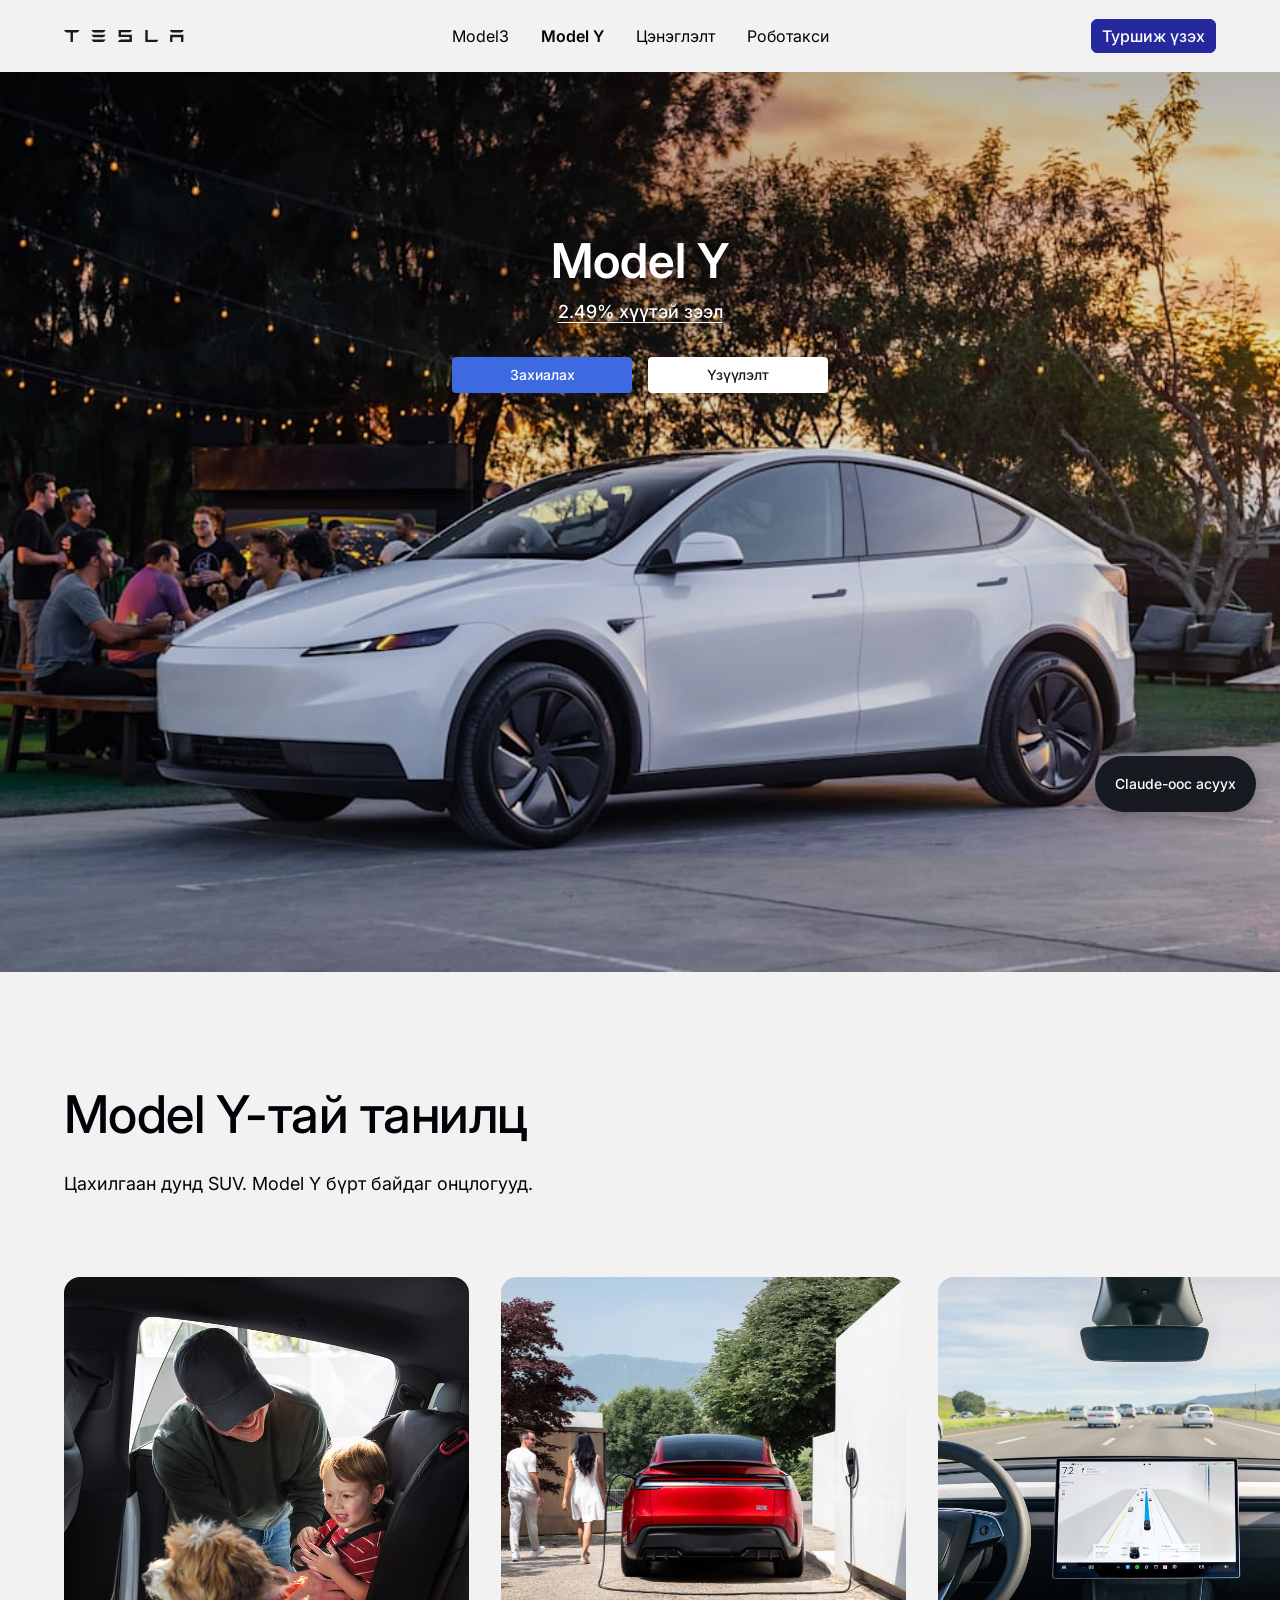
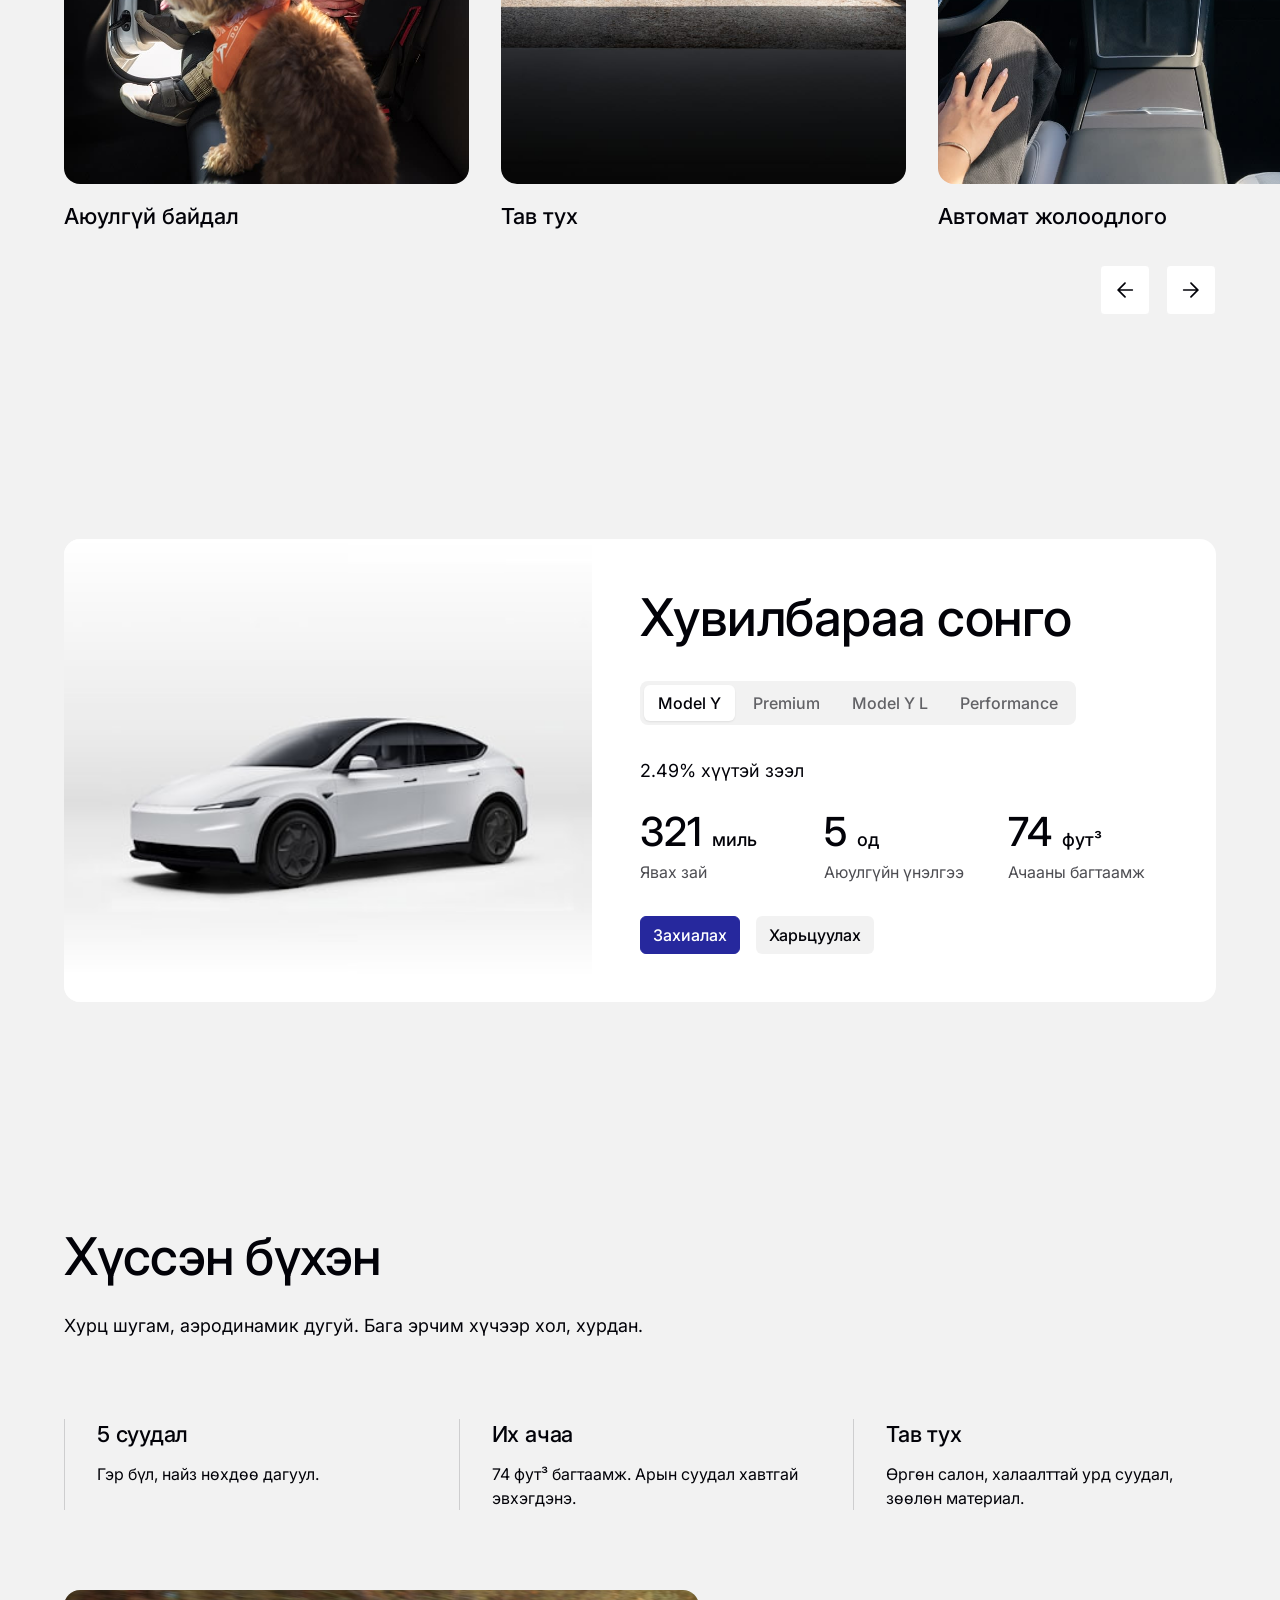
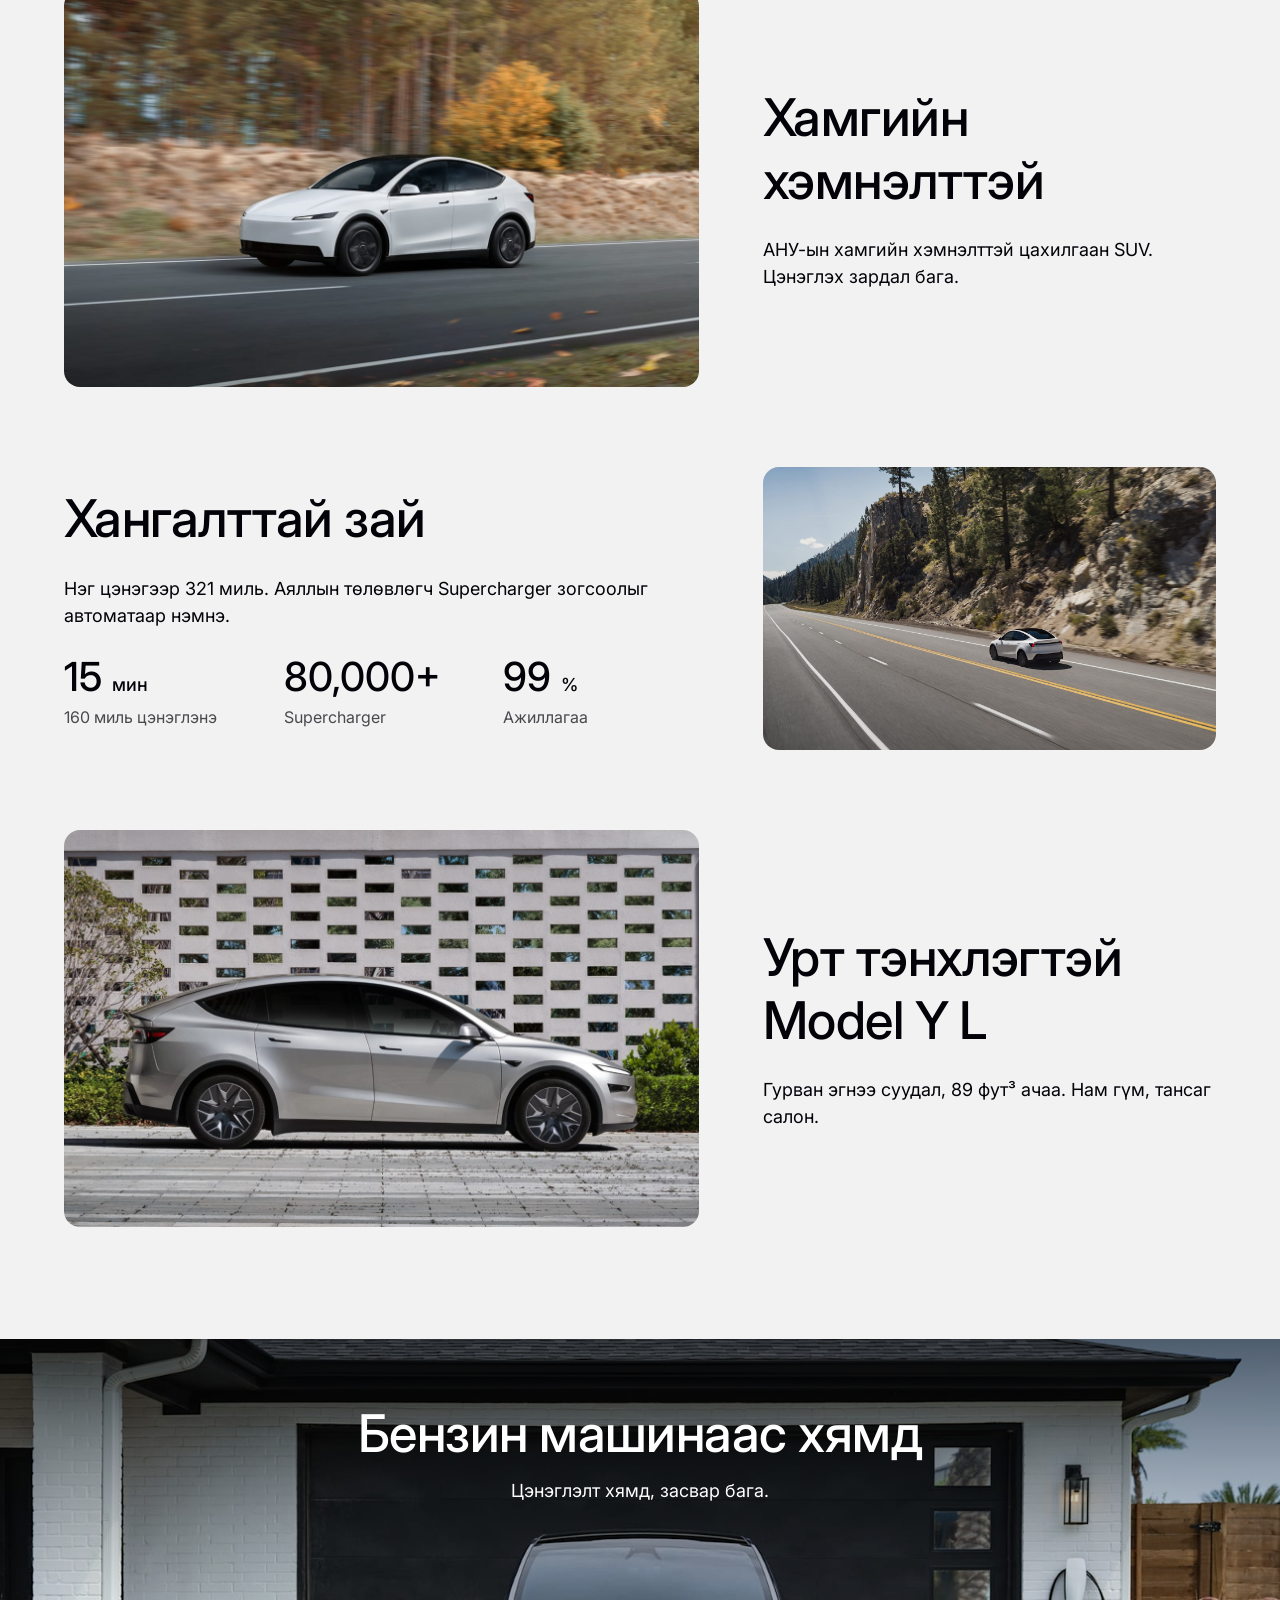
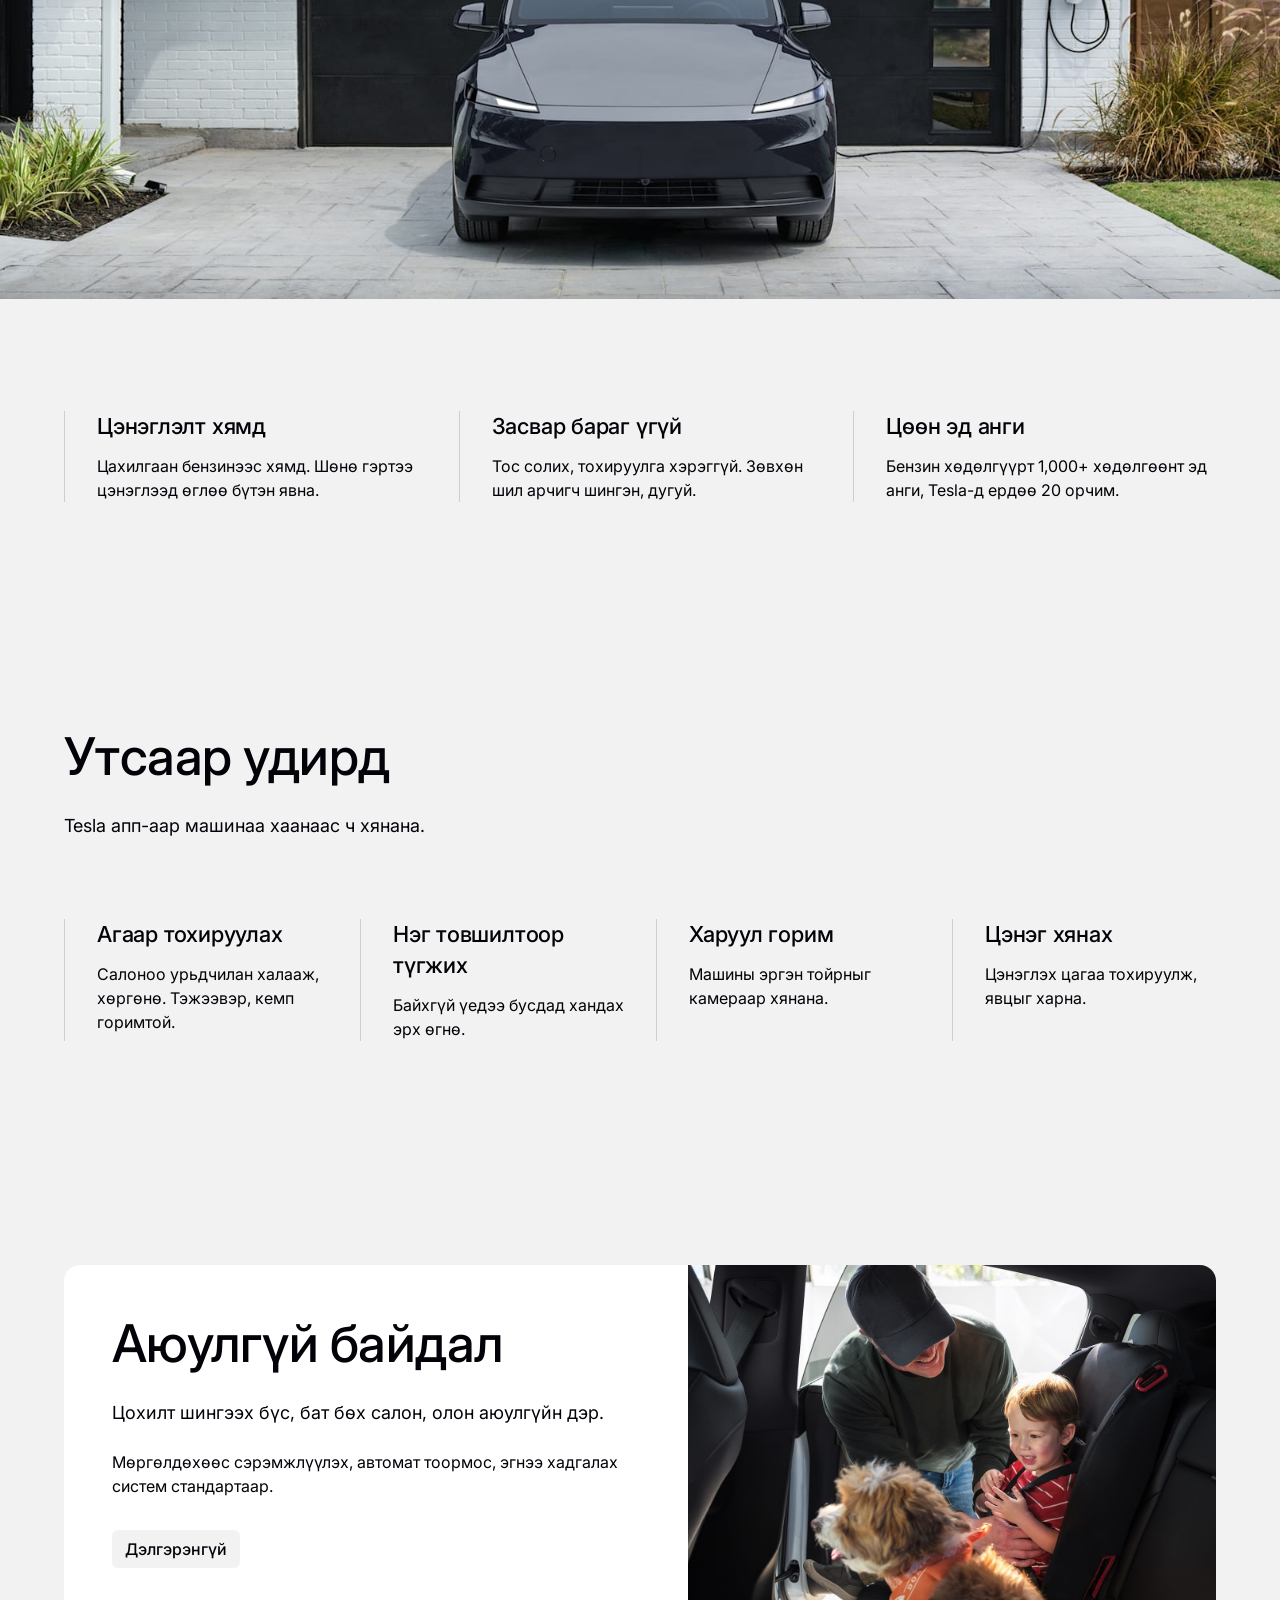
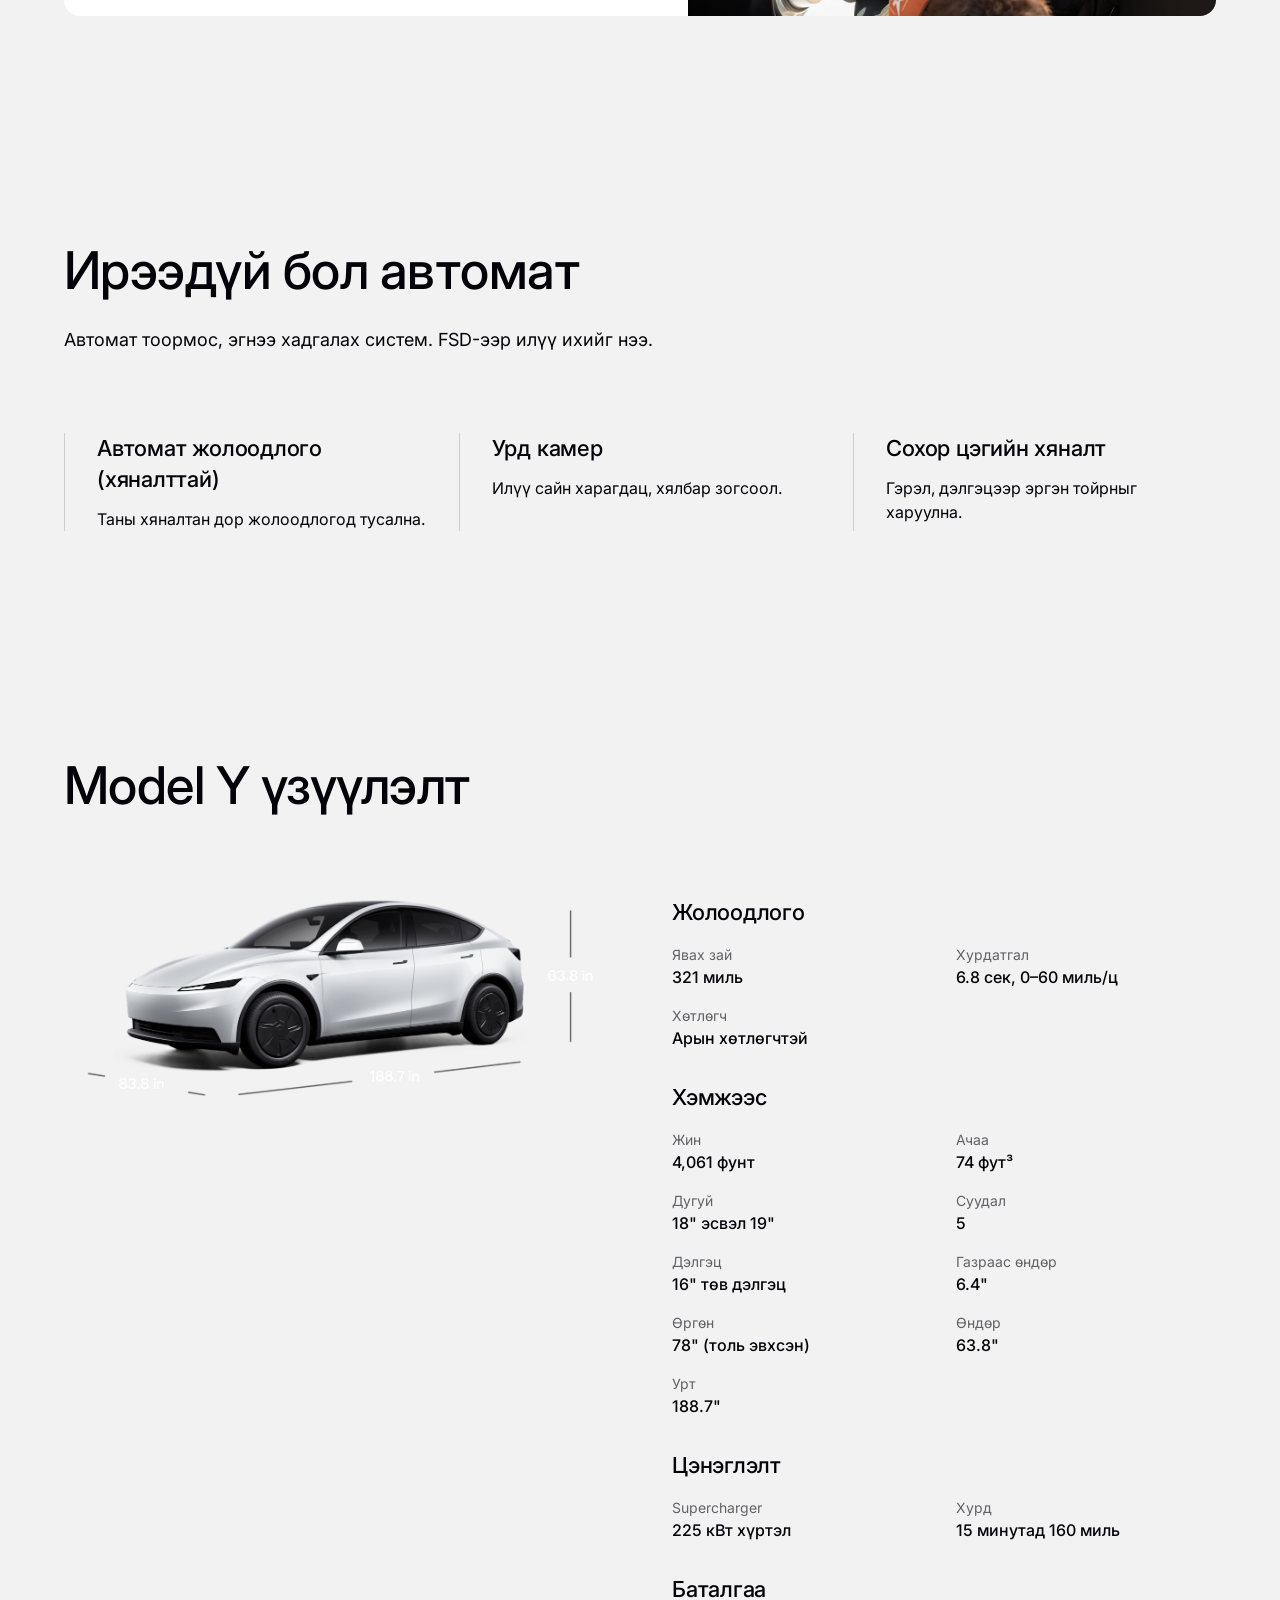
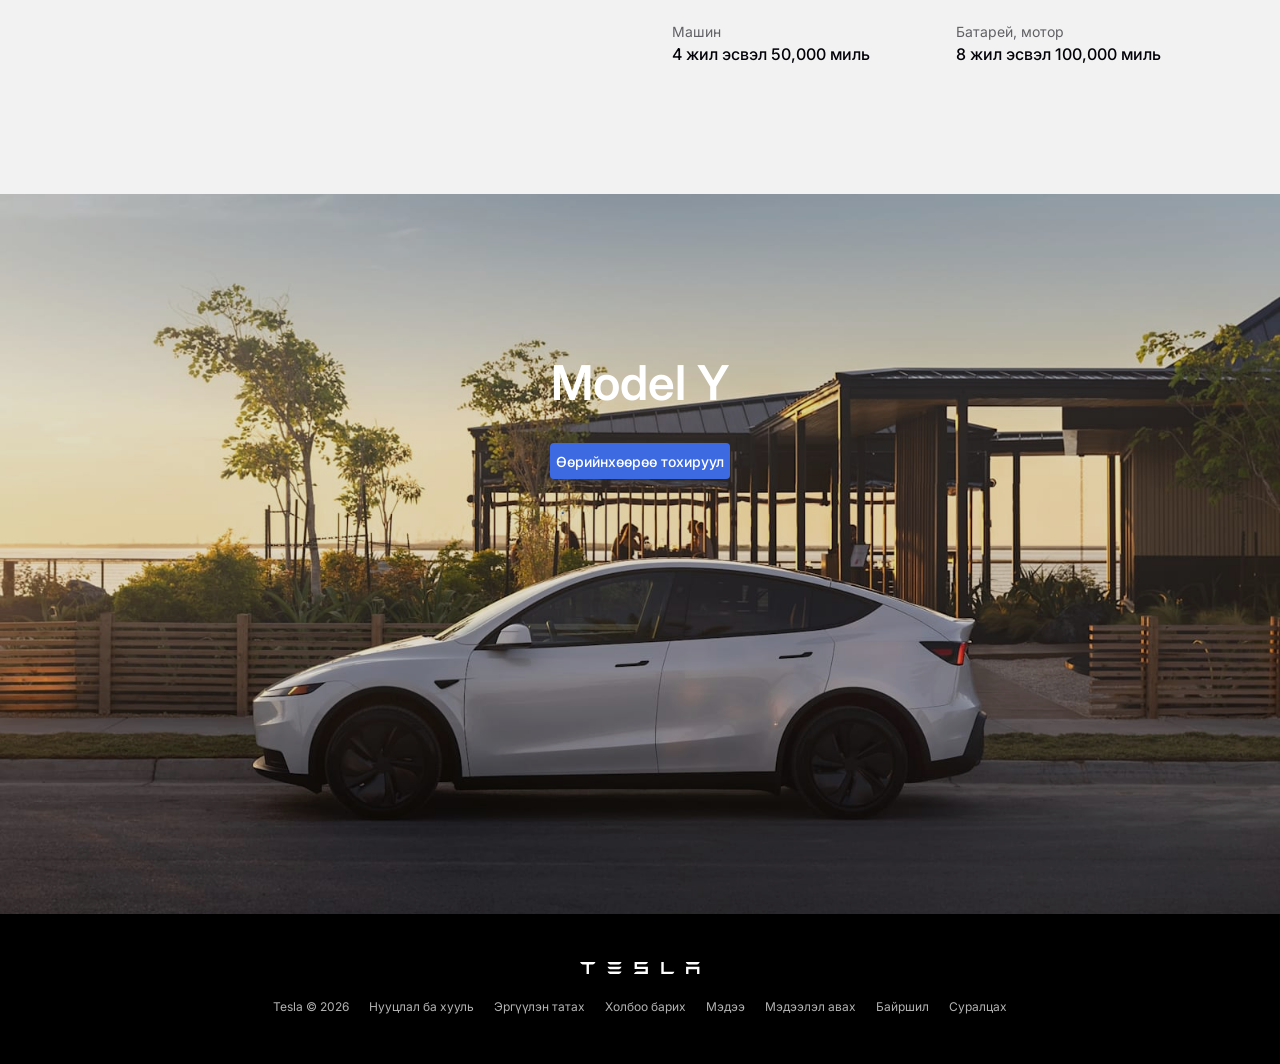
<file: modely.html>
<!doctype html>
<html lang="mn">
<head>
  <meta charset="utf-8" />
  <meta name="viewport" content="width=device-width, initial-scale=1" />
  <title>Model Y — Tesla</title>
  <link rel="preconnect" href="https://fonts.googleapis.com" />
  <link rel="preconnect" href="https://fonts.gstatic.com" crossorigin />
  <link href="https://fonts.googleapis.com/css2?family=Inter:wght@400;500;600&family=Roboto:wght@400;700&display=swap" rel="stylesheet" />
  <link rel="stylesheet" href="styles.css" />
  <link rel="stylesheet" href="claude-chat.css" />
  <!-- model3.css holds the shared vehicle-page styles (m3-* classes) -->
  <link rel="stylesheet" href="model3.css" />
</head>
<body>

  <!-- Navbar -->
  <header class="navbar">
    <div class="navbar__container">
      <div class="navbar__brand">
        <a href="index.html" class="logo" aria-label="Нүүр хуудас"><img src="assets/tesla-wordmark.svg" width="120" height="12" alt="Tesla" /></a>
      </div>
      <nav class="navbar__links" id="nav-links">
        <a href="model3.html" class="nav-link">Model3</a>
        <a href="modely.html" class="nav-link is-active" aria-current="page">Model Y</a>
        <a href="#" class="nav-link">Цэнэглэлт</a>
        <a href="#" class="nav-link">Роботакси</a>
      </nav>
      <div class="navbar__actions">
        <a href="#" class="btn btn--primary btn--sm">Туршиж үзэх</a>
        <button type="button" class="navbar__toggle" aria-label="Цэс" aria-expanded="false" aria-controls="nav-links">
          <span></span><span></span><span></span>
        </button>
      </div>
    </div>
  </header>

  <main>
    <!-- Hero -->
    <section class="hero">
      <img class="hero__bg" src="assets/modely/hero.jpg" alt="" />
      <div class="hero__content">
        <div class="hero__text">
          <h1 class="hero__title">Model Y</h1>
          <a href="#" class="hero__subtitle">2.49% хүүтэй зээл</a>
        </div>
        <div class="hero__actions">
          <a href="#" class="hero__btn hero__btn--blue">Захиалах</a>
          <a href="#specs" class="hero__btn hero__btn--white">Үзүүлэлт</a>
        </div>
      </div>
    </section>

    <!-- Meet Model Y -->
    <section class="section">
      <div class="container stack-80">
        <div class="section-title section-title--narrow">
          <h2 class="h2">Model Y-тай танилц</h2>
          <p class="text-medium">Цахилгаан дунд SUV. Model Y бүрт байдаг онцлогууд.</p>
        </div>
        <div class="slider" data-slider>
          <div class="slider__track" data-track>
            <figure class="m3-card"><img src="assets/modely/meet-safety.jpg" alt="" /><figcaption>Аюулгүй байдал</figcaption></figure>
            <figure class="m3-card"><img src="assets/modely/meet-convenience.jpg" alt="" /><figcaption>Тав тух</figcaption></figure>
            <figure class="m3-card"><img src="assets/modely/meet-fsd.jpg" alt="" /><figcaption>Автомат жолоодлого</figcaption></figure>
            <figure class="m3-card"><img src="assets/modely/meet-warranty.jpg" alt="" /><figcaption>Баталгаа</figcaption></figure>
            <figure class="m3-card"><img src="assets/modely/meet-utility.jpg" alt="" /><figcaption>Багтаамж</figcaption></figure>
            <figure class="m3-card"><img src="assets/modely/meet-entertainment.jpg" alt="" /><figcaption>Энтертайнмент</figcaption></figure>
          </div>
          <div class="slider__controls">
            <span></span>
            <div class="slider__buttons">
              <button type="button" class="slider__arrow" data-prev aria-label="Өмнөх"><img src="assets/arrow-back.svg" width="24" height="24" alt="" /></button>
              <button type="button" class="slider__arrow" data-next aria-label="Дараах"><img src="assets/arrow-forward.svg" width="24" height="24" alt="" /></button>
            </div>
          </div>
        </div>
      </div>
    </section>

    <!-- Explore trims (tabs) -->
    <section class="section">
      <div class="container">
        <div class="card m3-explore" data-tabs>
          <div class="m3-explore__media">
            <img data-panel="standard" src="assets/modely/toggle-standard.jpg" alt="Model Y" />
            <img data-panel="premium" src="assets/modely/toggle-premium.jpg" alt="Model Y Premium" hidden />
            <img data-panel="long" src="assets/modely/toggle-l.jpg" alt="Model Y L" hidden />
            <img data-panel="performance" src="assets/modely/toggle-performance.jpg" alt="Model Y Performance" hidden />
          </div>
          <div class="card__body">
            <h2 class="h2">Хувилбараа сонго</h2>
            <div class="m3-tabs" role="tablist">
              <button type="button" role="tab" class="m3-tab is-active" data-tab="standard" aria-selected="true">Model Y</button>
              <button type="button" role="tab" class="m3-tab" data-tab="premium" aria-selected="false">Premium</button>
              <button type="button" role="tab" class="m3-tab" data-tab="long" aria-selected="false">Model Y L</button>
              <button type="button" role="tab" class="m3-tab" data-tab="performance" aria-selected="false">Performance</button>
            </div>

            <div data-panel="standard">
              <p class="m3-price">2.49% хүүтэй зээл</p>
              <dl class="m3-stats">
                <div><dt>321 <small>миль</small></dt><dd>Явах зай</dd></div>
                <div><dt>5 <small>од</small></dt><dd>Аюулгүйн үнэлгээ</dd></div>
                <div><dt>74 <small>фут³</small></dt><dd>Ачааны багтаамж</dd></div>
              </dl>
            </div>
            <div data-panel="premium" hidden>
              <p class="m3-price">2.49% хүүтэй зээл</p>
              <dl class="m3-stats">
                <div><dt>327 <small>миль</small></dt><dd>Явах зай</dd></div>
                <div><dt>4.3 <small>сек</small></dt><dd>0–60 миль/ц</dd></div>
                <div><dt>169 <small>миль</small></dt><dd>15 минутад цэнэглэнэ</dd></div>
              </dl>
            </div>
            <div data-panel="long" hidden>
              <p class="m3-price">Урт тэнхлэг · $61,990-өөс</p>
              <dl class="m3-stats">
                <div><dt>332 <small>миль</small></dt><dd>Явах зай</dd></div>
                <div><dt>6</dt><dd>Суудал</dd></div>
                <div><dt>172 <small>миль</small></dt><dd>15 минутад цэнэглэнэ</dd></div>
              </dl>
            </div>
            <div data-panel="performance" hidden>
              <p class="m3-price">3.99% хүүтэй зээл</p>
              <dl class="m3-stats">
                <div><dt>306 <small>миль</small></dt><dd>Явах зай</dd></div>
                <div><dt>3.3 <small>сек</small></dt><dd>0–60 миль/ц</dd></div>
                <div><dt>155 <small>миль/ц</small></dt><dd>Дээд хурд</dd></div>
              </dl>
            </div>

            <div class="actions">
              <a href="#" class="btn btn--primary">Захиалах</a>
              <a href="#" class="btn btn--secondary">Харьцуулах</a>
            </div>
          </div>
        </div>
      </div>
    </section>

    <!-- Everything you want -->
    <section class="section">
      <div class="container stack-80">
        <div class="section-title section-title--narrow">
          <h2 class="h2">Хүссэн бүхэн</h2>
          <p class="text-medium">Хурц шугам, аэродинамик дугуй. Бага эрчим хүчээр хол, хурдан.</p>
        </div>
        <div class="m3-grid-3">
          <div class="stat"><p class="h6">5 суудал</p><p>Гэр бүл, найз нөхдөө дагуул.</p></div>
          <div class="stat"><p class="h6">Их ачаа</p><p>74 фут³ багтаамж. Арын суудал хавтгай эвхэгдэнэ.</p></div>
          <div class="stat"><p class="h6">Тав тух</p><p>Өргөн салон, халаалттай урд суудал, зөөлөн материал.</p></div>
        </div>

        <div class="m3-split">
          <img src="assets/modely/efficiency.jpg" alt="Намрын зам дээрх цагаан Model Y" />
          <div class="section-title">
            <h3 class="h2">Хамгийн хэмнэлттэй</h3>
            <p class="text-medium">АНУ-ын хамгийн хэмнэлттэй цахилгаан SUV. Цэнэглэх зардал бага.</p>
          </div>
        </div>
        <div class="m3-split m3-split--reverse">
          <img src="assets/modely/range.jpg" alt="Model Y аялалд" />
          <div class="section-title">
            <h3 class="h2">Хангалттай зай</h3>
            <p class="text-medium">Нэг цэнэгээр 321 миль. Аяллын төлөвлөгч Supercharger зогсоолыг автоматаар нэмнэ.</p>
            <dl class="m3-stats">
              <div><dt>15 <small>мин</small></dt><dd>160 миль цэнэглэнэ</dd></div>
              <div><dt>80,000+</dt><dd>Supercharger</dd></div>
              <div><dt>99 <small>%</small></dt><dd>Ажиллагаа</dd></div>
            </dl>
          </div>
        </div>
        <div class="m3-split">
          <img src="assets/modely/model-y-l.jpg" alt="Model Y L хажуугаас" />
          <div class="section-title">
            <h3 class="h2">Урт тэнхлэгтэй Model Y L</h3>
            <p class="text-medium">Гурван эгнээ суудал, 89 фут³ ачаа. Нам гүм, тансаг салон.</p>
          </div>
        </div>
      </div>
    </section>

    <!-- More affordable than gas -->
    <section class="m3-banner">
      <img src="assets/modely/affordable.jpg" alt="" />
      <div class="m3-banner__text">
        <h2 class="h2">Бензин машинаас хямд</h2>
        <p class="text-medium">Цэнэглэлт хямд, засвар бага.</p>
      </div>
    </section>

    <section class="section">
      <div class="container m3-grid-3">
        <div class="stat"><p class="h6">Цэнэглэлт хямд</p><p>Цахилгаан бензинээс хямд. Шөнө гэртээ цэнэглээд өглөө бүтэн явна.</p></div>
        <div class="stat"><p class="h6">Засвар бараг үгүй</p><p>Тос солих, тохируулга хэрэггүй. Зөвхөн шил арчигч шингэн, дугуй.</p></div>
        <div class="stat"><p class="h6">Цөөн эд анги</p><p>Бензин хөдөлгүүрт 1,000+ хөдөлгөөнт эд анги, Tesla-д ердөө 20 орчим.</p></div>
      </div>
    </section>

    <!-- Always connected -->
    <section class="section">
      <div class="container stack-80">
        <div class="section-title section-title--narrow">
          <h2 class="h2">Утсаар удирд</h2>
          <p class="text-medium">Tesla апп-аар машинаа хаанаас ч хянана.</p>
        </div>
        <div class="m3-grid-4">
          <div class="stat"><p class="h6">Агаар тохируулах</p><p>Салоноо урьдчилан халааж, хөргөнө. Тэжээвэр, кемп горимтой.</p></div>
          <div class="stat"><p class="h6">Нэг товшилтоор түгжих</p><p>Байхгүй үедээ бусдад хандах эрх өгнө.</p></div>
          <div class="stat"><p class="h6">Харуул горим</p><p>Машины эргэн тойрныг камераар хянана.</p></div>
          <div class="stat"><p class="h6">Цэнэг хянах</p><p>Цэнэглэх цагаа тохируулж, явцыг харна.</p></div>
        </div>
      </div>
    </section>

    <!-- Safety -->
    <section class="section">
      <div class="container">
        <div class="card card--cta">
          <div class="card__body">
            <div class="section-title">
              <h2 class="h2">Аюулгүй байдал</h2>
              <p class="text-medium">Цохилт шингээх бүс, бат бөх салон, олон аюулгүйн дэр.</p>
              <p>Мөргөлдөхөөс сэрэмжлүүлэх, автомат тоормос, эгнээ хадгалах систем стандартаар.</p>
            </div>
            <div class="actions">
              <a href="#" class="btn btn--secondary">Дэлгэрэнгүй</a>
            </div>
          </div>
          <div class="card__media"><img src="assets/modely/safety.jpg" alt="Model Y аюулгүй байдал" /></div>
        </div>
      </div>
    </section>

    <!-- Autonomy -->
    <section class="section">
      <div class="container stack-80">
        <div class="section-title section-title--narrow">
          <h2 class="h2">Ирээдүй бол автомат</h2>
          <p class="text-medium">Автомат тоормос, эгнээ хадгалах систем. FSD-ээр илүү ихийг нээ.</p>
        </div>
        <div class="m3-grid-3">
          <div class="stat"><p class="h6">Автомат жолоодлого (хяналттай)</p><p>Таны хяналтан дор жолоодлогод тусална.</p></div>
          <div class="stat"><p class="h6">Урд камер</p><p>Илүү сайн харагдац, хялбар зогсоол.</p></div>
          <div class="stat"><p class="h6">Сохор цэгийн хяналт</p><p>Гэрэл, дэлгэцээр эргэн тойрныг харуулна.</p></div>
        </div>
      </div>
    </section>

    <!-- Specs -->
    <section class="section" id="specs">
      <div class="container stack-80">
        <h2 class="h2">Model Y үзүүлэлт</h2>
        <div class="m3-specs">
          <img src="assets/modely/specs.png" alt="Model Y хэмжээс" />
          <div class="m3-specs__table">
            <h3 class="h6">Жолоодлого</h3>
            <dl>
              <div><dt>Явах зай</dt><dd>321 миль</dd></div>
              <div><dt>Хурдатгал</dt><dd>6.8 сек, 0–60 миль/ц</dd></div>
              <div><dt>Хөтлөгч</dt><dd>Арын хөтлөгчтэй</dd></div>
            </dl>
            <h3 class="h6">Хэмжээс</h3>
            <dl>
              <div><dt>Жин</dt><dd>4,061 фунт</dd></div>
              <div><dt>Ачаа</dt><dd>74 фут³</dd></div>
              <div><dt>Дугуй</dt><dd>18" эсвэл 19"</dd></div>
              <div><dt>Суудал</dt><dd>5</dd></div>
              <div><dt>Дэлгэц</dt><dd>16" төв дэлгэц</dd></div>
              <div><dt>Газраас өндөр</dt><dd>6.4"</dd></div>
              <div><dt>Өргөн</dt><dd>78" (толь эвхсэн)</dd></div>
              <div><dt>Өндөр</dt><dd>63.8"</dd></div>
              <div><dt>Урт</dt><dd>188.7"</dd></div>
            </dl>
            <h3 class="h6">Цэнэглэлт</h3>
            <dl>
              <div><dt>Supercharger</dt><dd>225 кВт хүртэл</dd></div>
              <div><dt>Хурд</dt><dd>15 минутад 160 миль</dd></div>
            </dl>
            <h3 class="h6">Баталгаа</h3>
            <dl>
              <div><dt>Машин</dt><dd>4 жил эсвэл 50,000 миль</dd></div>
              <div><dt>Батарей, мотор</dt><dd>8 жил эсвэл 100,000 миль</dd></div>
            </dl>
          </div>
        </div>
      </div>
    </section>

    <!-- End CTA -->
    <section class="hero hero--end">
      <img class="hero__bg" src="assets/modely/end.jpg" alt="" />
      <div class="hero__content">
        <div class="hero__text">
          <h2 class="hero__title">Model Y</h2>
        </div>
        <div class="hero__actions">
          <a href="#" class="hero__btn hero__btn--blue">Өөрийнхөөрөө тохируул</a>
        </div>
      </div>
    </section>
  </main>

  <!-- Footer -->
  <footer class="footer">
    <a href="index.html" class="footer__logo" aria-label="Нүүр хуудас"><img src="assets/tesla-wordmark-white.svg" width="120" height="12" alt="Tesla" /></a>
    <nav aria-label="Footer цэс">
      <ul class="footer__links">
        <li><a href="#">Tesla © 2026</a></li>
        <li><a href="#">Нууцлал ба хууль</a></li>
        <li><a href="#">Эргүүлэн татах</a></li>
        <li class="hide-on-phone"><a href="#">Холбоо барих</a></li>
        <li><a href="#">Мэдээ</a></li>
        <li class="hide-on-phone"><a href="#">Мэдээлэл авах</a></li>
        <li class="hide-on-phone"><a href="#">Байршил</a></li>
        <li><a href="#">Суралцах</a></li>
      </ul>
    </nav>
  </footer>

  <script src="script.js"></script>
  <script src="claude-chat.js"></script>
</body>
</html>
</file>
<file: styles.css>
/* ---------- Design tokens (from Figma variables) ---------- */
:root {
  --color-background: #f2f2f2;
  --color-foreground: #ffffff;
  --color-text: #020208;
  --color-border: rgba(2, 2, 8, 0.15);
  --color-primary: #26289d; /* jacksons-purple */
  --color-white: #ffffff;
  --neutral-darkest-5: rgba(2, 2, 8, 0.05);
  --overlay: rgba(0, 0, 0, 0.4);

  --heading-1: 72px;
  --heading-2: 52px;
  --heading-6: 22px;
  --text-medium: 18px;
  --text-regular: 16px;
  --text-small: 14px;

  --padding-global: 64px;
  --padding-section-large: 112px;
  --padding-section-medium: 80px;
  --radius-large: 16px;
  --container: 1280px;

  --font-body: "Inter", system-ui, sans-serif;
  --font-alt: "Roboto", system-ui, sans-serif;
}

/* ---------- Base ---------- */
*, *::before, *::after { box-sizing: border-box; }
html, body { margin: 0; }
body {
  font-family: var(--font-body);
  font-size: var(--text-regular);
  line-height: 1.5;
  color: var(--color-text);
  background: var(--color-background);
  -webkit-font-smoothing: antialiased;
}
h1, h2, h3, p { margin: 0; }
img { display: block; max-width: 100%; }
a { color: inherit; text-decoration: none; }
button { font: inherit; color: inherit; background: none; border: 0; padding: 0; cursor: pointer; }

/* ---------- Typography ---------- */
.h1 { font-size: var(--heading-1); font-weight: 500; line-height: 1.2; letter-spacing: -0.01em; }
.h2 { font-size: var(--heading-2); font-weight: 500; line-height: 1.2; letter-spacing: -0.01em; }
.h6 { font-size: var(--heading-6); font-weight: 500; line-height: 1.4; letter-spacing: -0.01em; }
.text-medium { font-size: var(--text-medium); }

/* ---------- Layout ---------- */
.section {
  padding: var(--padding-section-large) var(--padding-global);
  background: var(--color-background);
}
.container { width: 100%; max-width: var(--container); margin: 0 auto; }
.stack-32 { display: flex; flex-direction: column; gap: 32px; }
.stack-80 { display: flex; flex-direction: column; gap: 80px; }
.section-title { display: flex; flex-direction: column; gap: 24px; }
.section-title--narrow { max-width: 768px; }

/* ---------- Buttons ---------- */
.actions { display: flex; gap: 16px; align-items: center; flex-wrap: wrap; }
.actions--24 { gap: 24px; }
.btn {
  display: inline-flex; align-items: center; justify-content: center; gap: 8px;
  padding: 6px 12px;
  border: 1px solid transparent;
  border-radius: 6px;
  font-size: var(--text-regular); font-weight: 500; line-height: 1.5;
  white-space: nowrap;
  transition: background-color .2s, opacity .2s;
}
.btn--sm { padding: 4px 10px; }
.btn--primary { background: var(--color-primary); border-color: var(--color-primary); color: var(--color-white); }
.btn--primary:hover { opacity: .9; }
.btn--secondary { background: var(--neutral-darkest-5); color: var(--color-text); }
.btn--secondary:hover { background: rgba(2, 2, 8, 0.1); }
/* secondary button placed on dark images */
.btn--on-dark { background: rgba(255, 255, 255, 0.15); border-color: rgba(255, 255, 255, 0.3); color: var(--color-white); }
.btn--on-dark:hover { background: rgba(255, 255, 255, 0.25); }
.btn--link { padding: 0; border: 0; color: var(--color-text); }
.btn--link:hover { text-decoration: underline; }

/* ---------- Navbar ---------- */
.navbar {
  position: relative;
  height: 72px;
  display: flex; align-items: center;
  padding: 0 var(--padding-global);
  background: var(--color-background);
}
.navbar__container { width: 100%; display: flex; align-items: center; gap: 32px; }
.navbar__brand { flex: 1 0 0; display: flex; }
.logo { display: flex; align-items: center; justify-content: flex-start; width: 120px; height: 36px; }
.logo img { width: 120px; height: auto; }
.footer__top .logo { justify-content: center; }
.navbar__links { display: flex; align-items: center; gap: 32px; }
.nav-link { display: inline-flex; align-items: center; gap: 4px; font-size: var(--text-regular); line-height: 1.5; }
.nav-link:hover { opacity: .7; }
.navbar__actions { flex: 1 0 0; display: flex; justify-content: flex-end; align-items: center; gap: 16px; }
.navbar__toggle { display: none; width: 32px; height: 32px; flex-direction: column; justify-content: center; gap: 5px; }
.navbar__toggle span { display: block; height: 2px; width: 22px; margin: 0 auto; background: var(--color-text); }

/* ---------- Hero ---------- */
.hero {
  position: relative;
  height: 900px;
  display: flex; align-items: flex-start; justify-content: center;
  padding: 160px var(--padding-global) 0;
  overflow: hidden;
}
.hero__bg { position: absolute; inset: 0; width: 100%; height: 100%; object-fit: cover; }
/* light overlay only, so the white title stays bright (like tesla.com) */
.hero::after { content: ""; position: absolute; inset: 0; background: rgba(0, 0, 0, 0.12); }
.hero__content {
  position: relative; z-index: 1;
  width: 100%; max-width: 768px;
  display: flex; flex-direction: column; align-items: center; gap: 32px;
}
.hero__text { display: flex; flex-direction: column; align-items: center; gap: 8px; text-align: center; }
.hero__title { font-size: 48px; font-weight: 600; line-height: 1.2; color: #fff; }
.hero__subtitle {
  font-size: 18px; font-weight: 500; color: #fff;
  text-decoration: underline; text-underline-offset: 4px; text-decoration-thickness: 1px;
}
.hero__actions { display: flex; gap: 16px; }
.hero__btn {
  display: inline-flex; align-items: center; justify-content: center;
  width: 180px; height: 36px;
  border-radius: 4px;
  font-size: 14px; font-weight: 500;
  transition: background-color .2s;
}
.hero__btn--blue { background: #3e6ae1; color: #fff; }
.hero__btn--blue:hover { background: #3457b1; }
.hero__btn--white { background: #fff; color: #171a20; }
.hero__btn--white:hover { background: #e8e8e8; }

/* ---------- Cards ---------- */
.card {
  display: flex;
  background: var(--color-foreground);
  border-radius: var(--radius-large);
  overflow: hidden;
}
.card__body {
  flex: 1 0 0; min-width: 0;
  display: flex; flex-direction: column; justify-content: center; gap: 32px;
  padding: 48px;
}
.card--feature { height: 640px; }
.card--cta { align-items: center; }
.card--cta .card__media { flex: 1 0 0; align-self: stretch; position: relative; min-width: 0; }
.card--cta .card__media img { position: absolute; inset: 0; width: 100%; height: 100%; object-fit: cover; }

.fsd-stats { display: flex; gap: 24px; padding: 8px 0; }
.fsd-stat { flex: 1 0 0; min-width: 0; display: flex; flex-direction: column; gap: 8px; overflow-wrap: anywhere; }

.lightbox {
  position: relative;
  flex: 1 0 0; min-width: 0;
  border-radius: var(--radius-large);
  overflow: hidden;
}
.lightbox__bg { position: absolute; inset: 0; width: 100%; height: 100%; object-fit: cover; }
.lightbox::after { content: ""; position: absolute; inset: 0; background: var(--overlay); }
.lightbox__play {
  position: absolute; z-index: 1; left: 50%; top: 50%;
  transform: translate(-50%, -50%);
  transition: transform .2s;
}
.lightbox:hover .lightbox__play { transform: translate(-50%, -50%) scale(1.08); }

/* ---------- Slider ---------- */
.slider { display: flex; flex-direction: column; gap: 32px; }
.slider--gallery { gap: 48px; }
.slider__track {
  display: flex; gap: 32px;
  overflow-x: auto;
  scroll-snap-type: x mandatory;
  scroll-behavior: smooth;
  scrollbar-width: none;
  /* let cards run to the right edge of the viewport like in the design */
  margin-right: calc(-1 * var(--padding-global));
}
.slider__track::-webkit-scrollbar { display: none; }
.slider__track > * { scroll-snap-align: start; flex-shrink: 0; }
.slider__controls { display: flex; align-items: center; justify-content: space-between; }
.slider__buttons { display: flex; gap: 16px; }
.slider__arrow {
  display: flex; align-items: center; justify-content: center;
  padding: 12px;
  background: var(--color-foreground);
  border: 1px solid var(--color-background);
  border-radius: 4px;
}
.slider__arrow:hover { background: #e8e8e8; }

/* Vehicle cards */
.vehicle {
  position: relative;
  width: 405px; height: 560px;
  display: flex; flex-direction: column; justify-content: flex-end;
  padding: 32px;
  border-radius: var(--radius-large);
  overflow: hidden;
  color: var(--color-white);
}
.vehicle__bg { position: absolute; inset: 0; width: 100%; height: 100%; object-fit: cover; }
.vehicle::before { content: ""; position: absolute; inset: 0; background: var(--overlay); }
.vehicle__content { position: relative; display: flex; flex-direction: column; gap: 24px; }
.vehicle__desc { font-family: var(--font-alt); font-size: 18px; }
.vehicle__name { font-weight: 600; }

/* Gallery */
.gallery { margin-right: 0; }
.gallery__item {
  width: 100%; aspect-ratio: 1280 / 720;
  object-fit: cover;
  border-radius: var(--radius-large);
}

/* ---------- Find Your Charge (map header) ---------- */
.charge-header { background: var(--color-background); }
.charge-header__map { width: 100%; aspect-ratio: 1440 / 810; object-fit: cover; }

/* ---------- Stats ---------- */
.stats { display: flex; align-items: center; gap: 80px; }
.stats__intro { width: 616px; flex-shrink: 0; display: flex; flex-direction: column; gap: 32px; }
.stats__list { flex: 1 0 0; min-width: 0; display: flex; flex-direction: column; gap: 48px; }
.stat {
  display: flex; flex-direction: column; gap: 8px;
  padding-left: 32px;
  border-left: 1px solid var(--color-border);
}
.stat__value { font-family: var(--font-alt); font-size: 80px; font-weight: 700; line-height: 1.3; }

/* ---------- Footer ---------- */
/* Same layout as tesla.com: dark bar, centered row of small links */
.footer {
  display: flex; flex-direction: column; align-items: center; gap: 24px;
  padding: 48px var(--padding-global);
  background: #000;
}
.footer__logo img { width: 120px; height: auto; }
.footer__links {
  list-style: none; margin: 0; padding: 0;
  display: flex; flex-wrap: wrap; justify-content: center; gap: 8px 20px;
  font-size: 12px; line-height: 1.5;
}
.footer__links a { color: rgba(255, 255, 255, 0.7); transition: color .2s; }
.footer__links a:hover { color: #fff; }

/* ---------- Responsive ---------- */
@media (max-width: 991px) {
  :root {
    --heading-1: 56px;
    --heading-2: 44px;
    --padding-global: 32px;
    --padding-section-large: 80px;
  }
  .card--feature { height: auto; flex-direction: column; }
  .card--feature .lightbox { flex: none; aspect-ratio: 16 / 10; }
  .stats { flex-direction: column; align-items: stretch; gap: 48px; }
  .stats__intro { width: 100%; }
  .stat__value { font-size: 64px; }
}

@media (max-width: 767px) {
  :root {
    --heading-1: 40px;
    --heading-2: 36px;
    --heading-6: 20px;
    --padding-global: 20px;
    --padding-section-large: 64px;
    --padding-section-medium: 48px;
  }
  .navbar__toggle { display: flex; }
  .navbar__links {
    display: none;
    position: absolute; z-index: 10; top: 72px; left: 0; right: 0;
    flex-direction: column; align-items: flex-start; gap: 16px;
    padding: 16px var(--padding-global) 24px;
    background: var(--color-background);
    border-top: 1px solid var(--color-border);
  }
  .navbar.is-open .navbar__links { display: flex; }
  .hero { height: 640px; padding-top: 96px; }
  .hero__title { font-size: 40px; }
  .hero__actions { flex-direction: column; width: 100%; max-width: 240px; gap: 12px; }
  .hero__btn { width: 100%; }
  .card__body { padding: 24px; }
  .card--cta { flex-direction: column; align-items: stretch; }
  .card--cta .card__media { flex: none; aspect-ratio: 4 / 3; }
  .fsd-stats { flex-direction: column; }
  .vehicle { width: 300px; height: 440px; padding: 24px; }
  .stat__value { font-size: 56px; }
  .hide-on-phone { display: none; }
}
</file>
<file: claude-chat.css>
.claude-chat-toggle {
  position: fixed;
  right: 24px;
  bottom: 88px;
  z-index: 40;
  min-width: 56px;
  height: 56px;
  padding: 0 20px;
  border: 0;
  border-radius: 28px;
  background: #171a20;
  color: #fff;
  box-shadow: 0 4px 16px rgba(0, 0, 0, .24);
  font: 500 14px/1 var(--font-body, Inter, system-ui, sans-serif);
}
.claude-chat-toggle:hover { background: #333; }
.claude-chat-panel {
  position: fixed;
  right: 24px;
  bottom: 156px;
  z-index: 41;
  display: flex;
  flex-direction: column;
  width: min(380px, calc(100vw - 32px));
  height: min(540px, calc(100dvh - 180px));
  min-height: 340px;
  overflow: hidden;
  border: 1px solid rgba(0, 0, 0, .12);
  border-radius: 16px;
  background: #fff;
  color: #171a20;
  box-shadow: 0 12px 40px rgba(0, 0, 0, .2);
  font: 14px/1.5 var(--font-body, Inter, system-ui, sans-serif);
}
.claude-chat-panel[hidden] { display: none; }
.claude-chat-header {
  display: flex;
  align-items: center;
  justify-content: space-between;
  padding: 16px 18px;
  border-bottom: 1px solid #e8e8e8;
}
.claude-chat-heading { font-size: 15px; font-weight: 600; }
.claude-chat-subtitle { margin-top: 2px; color: #666; font-size: 12px; }
.claude-chat-close {
  display: grid;
  width: 32px;
  height: 32px;
  place-items: center;
  border-radius: 50%;
  font-size: 22px;
}
.claude-chat-close:hover { background: #f2f2f2; }
.claude-chat-messages {
  display: flex;
  flex: 1;
  flex-direction: column;
  gap: 12px;
  overflow-y: auto;
  padding: 18px;
}
.claude-chat-message {
  max-width: 88%;
  padding: 10px 12px;
  border-radius: 14px;
  overflow-wrap: anywhere;
  white-space: pre-wrap;
}
.claude-chat-message--assistant { align-self: flex-start; background: #f2f2f2; }
.claude-chat-message--user { align-self: flex-end; background: #171a20; color: #fff; }
.claude-chat-message--error { color: #a12622; }
.claude-chat-form {
  display: flex;
  gap: 8px;
  align-items: flex-end;
  padding: 12px;
  border-top: 1px solid #e8e8e8;
}
.claude-chat-input {
  flex: 1;
  min-width: 0;
  max-height: 104px;
  resize: none;
  padding: 10px 12px;
  border: 1px solid #d5d5d5;
  border-radius: 12px;
  color: inherit;
  font: inherit;
}
.claude-chat-input:focus { outline: 2px solid #3e6ae1; outline-offset: 1px; }
.claude-chat-send {
  flex: none;
  padding: 11px 14px;
  border-radius: 10px;
  background: #171a20;
  color: #fff;
  font-weight: 500;
}
.claude-chat-send:disabled { cursor: wait; opacity: .55; }

@media (max-width: 599px) {
  .claude-chat-toggle { right: 16px; bottom: 76px; }
  .claude-chat-panel {
    right: 8px;
    bottom: 140px;
    width: calc(100vw - 16px);
    height: min(540px, calc(100dvh - 160px));
  }
}
</file>
<file: model3.css>
/* Styles only used on model3.html (shared tokens/components live in styles.css) */

.nav-link.is-active { font-weight: 600; }

/* Meet carousel cards */
.m3-card {
  margin: 0;
  width: 405px;
  display: flex; flex-direction: column; gap: 16px;
}
.m3-card img {
  width: 100%; aspect-ratio: 4 / 5;
  object-fit: cover;
  border-radius: var(--radius-large);
}
.m3-card figcaption { font-size: var(--heading-6); font-weight: 500; }

/* Trim explorer */
.m3-explore { align-items: stretch; }
.m3-explore__media { flex: 1 0 0; min-width: 0; background: #e8e8e8; display: flex; align-items: center; }
.m3-explore__media img { width: 100%; height: 100%; object-fit: cover; }
.m3-explore__media img[hidden], .m3-explore [data-panel][hidden] { display: none; }
.m3-tabs {
  display: inline-flex; gap: 4px; padding: 4px;
  background: var(--color-background);
  border-radius: 8px;
  align-self: flex-start;
}
.m3-tab { padding: 6px 14px; border-radius: 6px; font-weight: 500; color: rgba(2, 2, 8, 0.6); }
.m3-tab.is-active { background: var(--color-foreground); color: var(--color-text); box-shadow: 0 1px 2px rgba(0, 0, 0, 0.08); }
.m3-price { font-size: var(--text-medium); margin-bottom: 24px; }
.m3-stats { display: grid; grid-template-columns: repeat(3, 1fr); gap: 24px; margin: 0; }
.m3-stats dt { font-size: 40px; font-weight: 500; line-height: 1.2; }
.m3-stats dt small { font-size: 18px; }
.m3-stats dd { margin: 4px 0 0; color: rgba(2, 2, 8, 0.7); }

/* Full-width image banner */
.m3-banner { position: relative; }
.m3-banner img { width: 100%; aspect-ratio: 16 / 7; object-fit: cover; }
/* dark fade at the top so the white title is readable over the trees */
.m3-banner::after {
  content: ""; position: absolute; inset: 0 0 50% 0;
  background: linear-gradient(rgba(0, 0, 0, 0.55), transparent);
}
.m3-banner__text {
  z-index: 1; color: #fff;
  position: absolute; left: 0; right: 0; top: 64px;
  display: flex; flex-direction: column; align-items: center; gap: 12px;
  padding: 0 var(--padding-global);
  text-align: center;
}

/* Grids */
.m3-grid-3 { display: grid; grid-template-columns: repeat(3, 1fr); gap: 32px; }
.m3-grid-4 { display: grid; grid-template-columns: repeat(4, 1fr); gap: 32px; }
.m3-grid-3 .stat, .m3-grid-4 .stat { gap: 12px; }

.m3-feature { display: flex; flex-direction: column; gap: 16px; }
.m3-feature img { width: 100%; aspect-ratio: 4 / 3; object-fit: cover; border-radius: var(--radius-large); }

/* Image + text rows */
.m3-split { display: grid; grid-template-columns: 1.4fr 1fr; gap: 64px; align-items: center; }
.m3-split img { width: 100%; aspect-ratio: 16 / 10; object-fit: cover; border-radius: var(--radius-large); }
.m3-split--reverse img { order: 2; }

/* Specs */
.m3-specs { display: grid; grid-template-columns: 1fr 1fr; gap: 64px; align-items: start; }
.m3-specs__table { display: flex; flex-direction: column; gap: 16px; }
.m3-specs__table dl { margin: 0 0 16px; display: grid; grid-template-columns: 1fr 1fr; gap: 16px 24px; }
.m3-specs__table dt { color: rgba(2, 2, 8, 0.6); font-size: var(--text-small); }
.m3-specs__table dd { margin: 0; font-weight: 500; }

/* End hero */
.hero--end { height: 720px; }

@media (max-width: 991px) {
  .m3-explore { flex-direction: column; }
  .m3-explore__media { flex: none; }
  .m3-grid-4 { grid-template-columns: repeat(2, 1fr); }
  .m3-split, .m3-specs { grid-template-columns: 1fr; gap: 32px; }
  .m3-split--reverse img { order: 0; }
  .m3-banner img { aspect-ratio: 4 / 3; }
}

@media (max-width: 767px) {
  .m3-card { width: 280px; }
  .m3-grid-3, .m3-grid-4 { grid-template-columns: 1fr; }
  .m3-stats dt { font-size: 28px; }
  .m3-banner__text { top: 32px; }
  .hero--end { height: 560px; }
}
</file>
